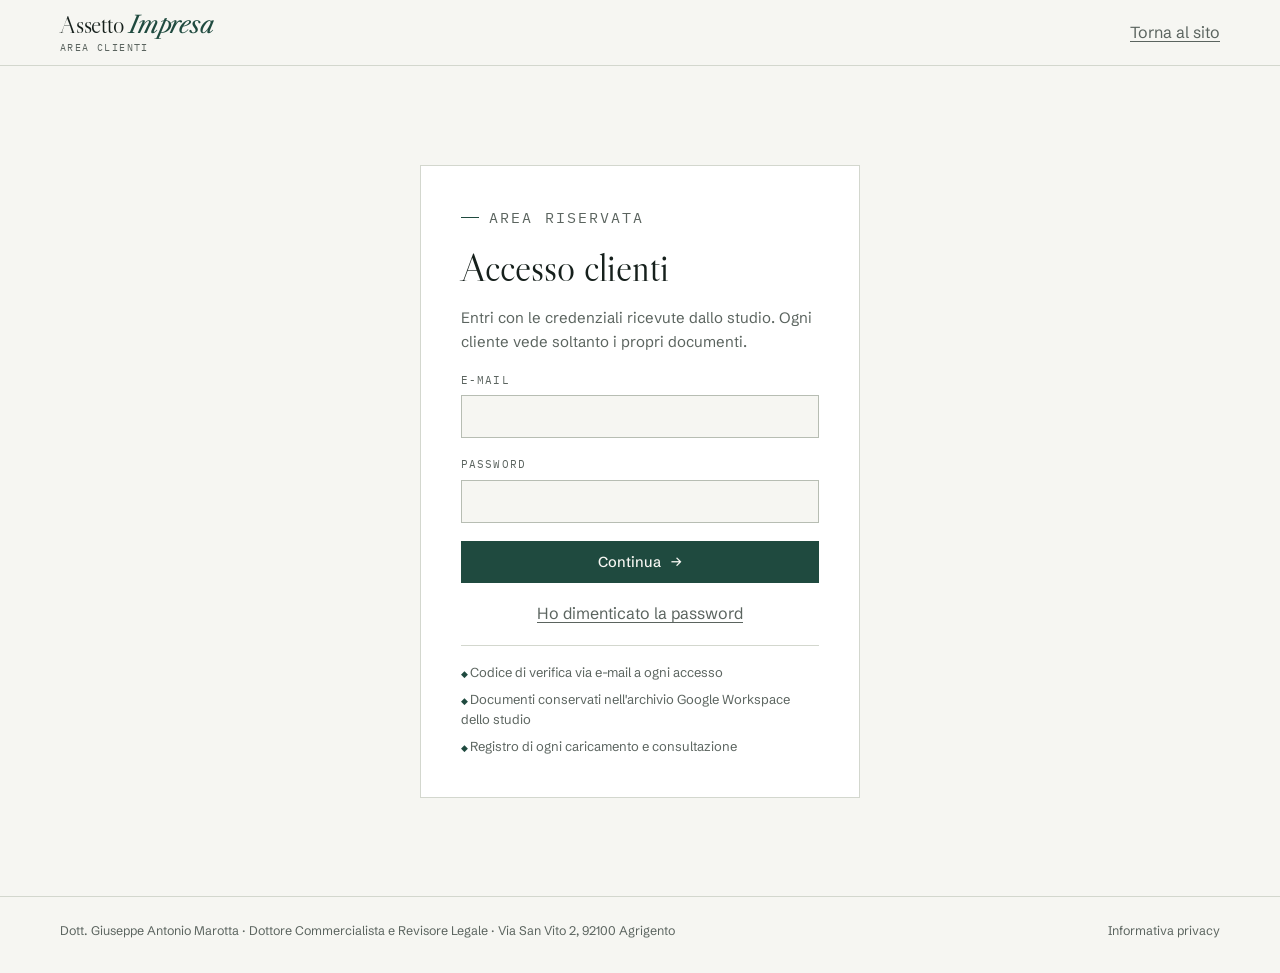
<file: index.html>
<!doctype html>
<html lang="it">
<head>
<meta charset="utf-8">
<meta name="viewport" content="width=device-width, initial-scale=1, viewport-fit=cover">
<meta name="robots" content="noindex">
<title>Accesso clienti · Assetto Impresa</title>
<link rel="preconnect" href="https://fonts.googleapis.com">
<link rel="preconnect" href="https://fonts.gstatic.com" crossorigin>
<link rel="stylesheet" href="https://fonts.googleapis.com/css2?family=Libre+Caslon+Display&family=Libre+Caslon+Text:ital@0;1&family=Schibsted+Grotesk:wght@400;500;600&family=IBM+Plex+Mono:wght@400;500&display=swap">
<link rel="stylesheet" href="css/area.css">
</head>
<body>
<header class="testata">
  <div class="wrap">
    <a class="marchio" id="link-sito" href="#"><b>Assetto <i>Impresa</i></b><small>Area clienti</small></a>
    <a class="link-testo" id="link-sito-2" href="#">Torna al sito</a>
  </div>
</header>

<main class="wrap accesso">
  <!-- 1. credenziali -->
  <form class="scheda" id="f-credenziali" novalidate>
    <p class="eyebrow">Area riservata</p>
    <h1>Accesso clienti</h1>
    <p>Entri con le credenziali ricevute dallo studio. Ogni cliente vede soltanto i propri documenti.</p>
    <div class="messaggio-errore" id="e-credenziali" hidden></div>
    <label class="campo" for="email">E-mail<input id="email" type="email" autocomplete="username" required></label>
    <label class="campo" for="password">Password<input id="password" type="password" autocomplete="current-password" required></label>
    <button class="btn pieno" type="submit">Continua <span>→</span></button>
    <button class="link-testo" type="button" id="vai-recupero">Ho dimenticato la password</button>
    <div class="righe-sicurezza">
      <span>Codice di verifica via e-mail a ogni accesso</span>
      <span>Documenti conservati nell'archivio Google Workspace dello studio</span>
      <span>Registro di ogni caricamento e consultazione</span>
    </div>
  </form>

  <!-- 2. codice -->
  <form class="scheda" id="f-codice" novalidate hidden>
    <p class="eyebrow">Verifica</p>
    <h1>Codice di verifica</h1>
    <p>Abbiamo inviato un codice di 6 cifre a <b id="email-mascherata"></b>. Vale 10 minuti.</p>
    <div class="messaggio-errore" id="e-codice" hidden></div>
    <label class="campo" for="codice">Codice<input id="codice" class="codice-otp" inputmode="numeric" autocomplete="one-time-code" maxlength="7" required></label>
    <button class="btn pieno" type="submit">Accedi <span>→</span></button>
    <button class="link-testo" type="button" data-torna>Torna indietro</button>
  </form>

  <!-- 3. nuova password obbligatoria -->
  <form class="scheda" id="f-nuova" novalidate hidden>
    <p class="eyebrow">Primo accesso</p>
    <h1>Scelga la sua password</h1>
    <p>La password temporanea va sostituita con una personale: almeno 10 caratteri, con lettere e numeri.</p>
    <div class="messaggio-errore" id="e-nuova" hidden></div>
    <label class="campo" for="n-attuale">Password temporanea<input id="n-attuale" type="password" autocomplete="current-password" required></label>
    <label class="campo" for="n-nuova">Nuova password<input id="n-nuova" type="password" autocomplete="new-password" minlength="10" required></label>
    <label class="campo" for="n-conferma">Ripeta la nuova password<input id="n-conferma" type="password" autocomplete="new-password" required></label>
    <button class="btn pieno" type="submit">Salva ed entra <span>→</span></button>
  </form>

  <!-- 4. recupero -->
  <form class="scheda" id="f-recupero" novalidate hidden>
    <p class="eyebrow">Password dimenticata</p>
    <h1>Reimposti la password</h1>
    <p>Inserisca l'e-mail con cui accede: le invieremo un codice per scegliere una nuova password.</p>
    <div class="messaggio-errore" id="e-recupero" hidden></div>
    <div class="messaggio-info" id="i-recupero" hidden></div>
    <label class="campo" for="r-email">E-mail<input id="r-email" type="email" autocomplete="username" required></label>
    <div id="r-passo2" hidden style="display:grid;gap:18px">
      <label class="campo" for="r-codice">Codice ricevuto<input id="r-codice" class="codice-otp" inputmode="numeric" autocomplete="one-time-code" maxlength="7"></label>
      <label class="campo" for="r-nuova">Nuova password<input id="r-nuova" type="password" autocomplete="new-password" minlength="10"></label>
      <label class="campo" for="r-conferma">Ripeta la nuova password<input id="r-conferma" type="password" autocomplete="new-password"></label>
    </div>
    <button class="btn pieno" type="submit" id="r-invia">Invia il codice <span>→</span></button>
    <button class="link-testo" type="button" data-torna>Torna all'accesso</button>
  </form>
</main>

<footer class="piede"><div class="wrap"><span>Dott. Giuseppe Antonio Marotta · Dottore Commercialista e Revisore Legale · Via San Vito 2, 92100 Agrigento</span><span>Informativa privacy</span></div></footer>

<script src="js/config.js"></script>
<script src="js/comune.js"></script>
<script>
(function () {
  const $ = s => document.querySelector(s);
  const forme = ['#f-credenziali', '#f-codice', '#f-nuova', '#f-recupero'];
  let sfida = null, sfidaRecupero = null, passwordInserita = '';
  ['#link-sito', '#link-sito-2'].forEach(s => $(s).href = CONFIG.SITO_URL);

  if (AI.sessione.leggi('ai_cliente')) { location.replace('area.html'); return; }

  function mostra(id) { forme.forEach(f => $(f).hidden = f !== id); const p = $(id).querySelector('input'); if (p) p.focus(); }
  function errore(id, testo) { const el = $(id); el.textContent = testo || ''; el.hidden = !testo; }
  document.querySelectorAll('[data-torna]').forEach(b => b.addEventListener('click', () => { errore('#e-credenziali'); mostra('#f-credenziali'); }));
  $('#vai-recupero').addEventListener('click', () => { $('#r-email').value = $('#email').value; mostra('#f-recupero'); });

  $('#f-credenziali').addEventListener('submit', async e => {
    e.preventDefault(); errore('#e-credenziali');
    const email = $('#email').value.trim(), password = $('#password').value;
    if (!email || !password) return errore('#e-credenziali', 'Inserisca e-mail e password.');
    const btn = e.submitter || e.target.querySelector('[type=submit]'); AI.attesa(btn, true, 'Verifica in corso…');
    const r = await AI.api('accedi', { email, password });
    AI.attesa(btn, false);
    if (!r.ok) return errore('#e-credenziali', r.errore);
    sfida = r.sfida; passwordInserita = password;
    $('#email-mascherata').textContent = r.email; $('#codice').value = '';
    mostra('#f-codice');
  });

  $('#f-codice').addEventListener('submit', async e => {
    e.preventDefault(); errore('#e-codice');
    const codice = $('#codice').value.replace(/\D/g, '');
    if (codice.length !== 6) return errore('#e-codice', 'Il codice ha 6 cifre.');
    const btn = e.target.querySelector('[type=submit]'); AI.attesa(btn, true, 'Verifica in corso…');
    const r = await AI.api('verificaCodice', { sfida, codice });
    AI.attesa(btn, false);
    if (!r.ok) {
      if (r.codice === 'CODICE_SCADUTO') { mostra('#f-credenziali'); return errore('#e-credenziali', r.errore); }
      return errore('#e-codice', r.errore);
    }
    AI.sessione.scrivi('ai_cliente', { token: r.token, profilo: r.profilo });
    if (r.cambioPassword) { $('#n-attuale').value = passwordInserita; mostra('#f-nuova'); return; }
    location.replace('area.html');
  });

  $('#f-nuova').addEventListener('submit', async e => {
    e.preventDefault(); errore('#e-nuova');
    const nuova = $('#n-nuova').value;
    if (nuova !== $('#n-conferma').value) return errore('#e-nuova', 'Le due password non coincidono.');
    const s = AI.sessione.leggi('ai_cliente');
    const btn = e.target.querySelector('[type=submit]'); AI.attesa(btn, true, 'Salvataggio…');
    const r = await AI.api('cambiaPassword', { token: s && s.token, attuale: $('#n-attuale').value, nuova });
    AI.attesa(btn, false);
    if (!r.ok) return errore('#e-nuova', r.errore);
    location.replace('area.html');
  });

  $('#f-recupero').addEventListener('submit', async e => {
    e.preventDefault(); errore('#e-recupero');
    const btn = $('#r-invia');
    if (!sfidaRecupero) {
      const email = $('#r-email').value.trim();
      if (!email) return errore('#e-recupero', 'Inserisca la sua e-mail.');
      AI.attesa(btn, true, 'Invio…');
      const r = await AI.api('recuperaPassword', { email });
      AI.attesa(btn, false);
      if (!r.ok) return errore('#e-recupero', r.errore);
      sfidaRecupero = r.sfida;
      const i = $('#i-recupero'); i.textContent = r.messaggio; i.hidden = false;
      $('#r-passo2').hidden = false; $('#r-email').readOnly = true; btn.innerHTML = 'Salva la nuova password <span>→</span>';
      $('#r-codice').focus();
      return;
    }
    const nuova = $('#r-nuova').value;
    if (nuova !== $('#r-conferma').value) return errore('#e-recupero', 'Le due password non coincidono.');
    AI.attesa(btn, true, 'Salvataggio…');
    const r = await AI.api('reimpostaPassword', { sfida: sfidaRecupero, codice: $('#r-codice').value, nuova });
    AI.attesa(btn, false);
    if (!r.ok) {
      if (r.codice === 'CODICE_SCADUTO') { sfidaRecupero = null; $('#r-passo2').hidden = true; $('#r-email').readOnly = false; btn.innerHTML = 'Invia il codice <span>→</span>'; }
      return errore('#e-recupero', r.errore);
    }
    sfidaRecupero = null; $('#r-passo2').hidden = true; $('#i-recupero').hidden = true; $('#r-email').readOnly = false;
    btn.innerHTML = 'Invia il codice <span>→</span>';
    mostra('#f-credenziali'); $('#email').value = $('#r-email').value;
    AI.avviso('Password aggiornata. Ora può accedere.');
  });
})();
</script>
</body>
</html>
</file>
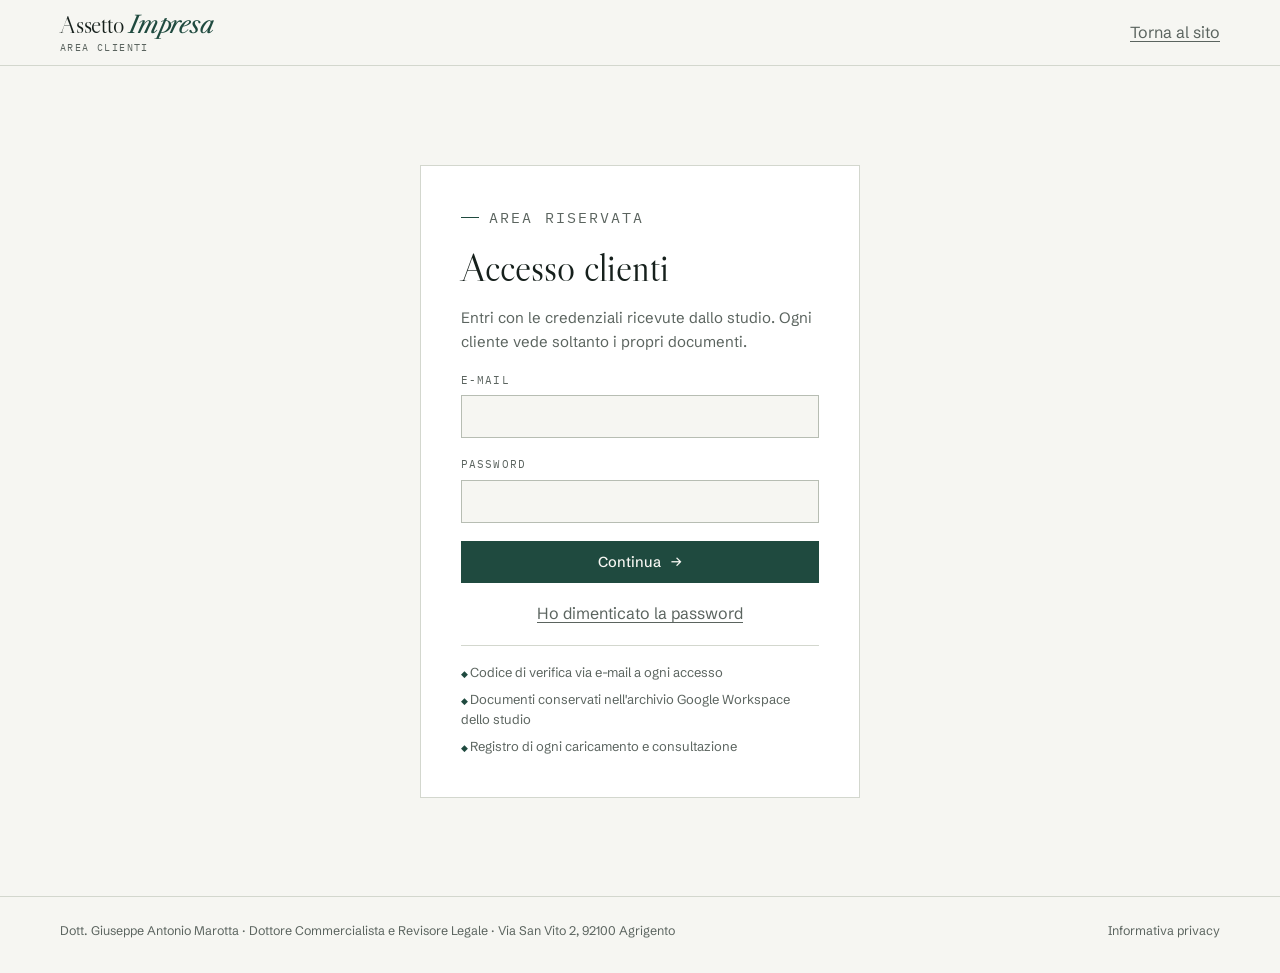
<file: area.html>
<!doctype html>
<html lang="it">
<head>
<meta charset="utf-8">
<meta name="viewport" content="width=device-width, initial-scale=1, viewport-fit=cover">
<meta name="robots" content="noindex">
<title>Area clienti · Assetto Impresa</title>
<link rel="preconnect" href="https://fonts.googleapis.com">
<link rel="preconnect" href="https://fonts.gstatic.com" crossorigin>
<link rel="stylesheet" href="https://fonts.googleapis.com/css2?family=Libre+Caslon+Display&family=Libre+Caslon+Text:ital@0;1&family=Schibsted+Grotesk:wght@400;500;600&family=IBM+Plex+Mono:wght@400;500&display=swap">
<link rel="stylesheet" href="css/area.css">
</head>
<body>
<header class="testata">
  <div class="wrap">
    <a class="marchio" id="link-sito" href="#"><b>Assetto <i>Impresa</i></b><small>Area clienti</small></a>
    <div class="utente">
      <span class="sigla" id="u-sigla">·</span>
      <div class="testo"><b id="u-nome"></b><small id="u-referente"></small></div>
      <button class="link-testo" type="button" id="esci">Esci</button>
    </div>
  </div>
</header>

<div class="wrap">
  <nav class="schede" role="tablist" aria-label="Sezioni">
    <button role="tab" aria-selected="true" data-scheda="bacheca">Bacheca</button>
    <button role="tab" aria-selected="false" data-scheda="carica">Carica documenti</button>
    <button role="tab" aria-selected="false" data-scheda="studio">Dallo studio <span class="conta" id="conta-nuovi" hidden></span></button>
    <button role="tab" aria-selected="false" data-scheda="profilo">Profilo</button>
  </nav>
</div>

<main class="wrap corpo">
  <!-- BACHECA -->
  <section data-pannello="bacheca">
    <div class="titolo">
      <div><p class="eyebrow" id="oggi"></p><h1 id="saluto">Buongiorno</h1></div>
      <p>Qui trova i documenti che lo studio le chiede e le prossime scadenze.</p>
    </div>
    <div class="riepilogo">
      <div><b id="n-richieste">–</b><span>documenti richiesti dallo studio</span></div>
      <div><b id="n-nuovi">–</b><span>nuovi documenti dallo studio</span></div>
      <div><b id="prossima">–</b><span id="prossima-testo">prossima scadenza</span></div>
    </div>
    <div class="griglia">
      <div class="pannello">
        <header><h2>Documenti richiesti</h2><span>da caricare</span></header>
        <ul class="elenco" id="richieste"><li class="vuoto">Caricamento…</li></ul>
      </div>
      <div class="pannello">
        <header><h2>Le sue scadenze</h2><span>prossimi 4 mesi</span></header>
        <ul class="elenco" id="scadenze"><li class="vuoto">Caricamento…</li></ul>
      </div>
    </div>
  </section>

  <!-- CARICA -->
  <section data-pannello="carica" hidden>
    <div class="titolo">
      <div><p class="eyebrow">Carica documenti</p><h1>Invii allo studio</h1></div>
      <p>Ogni file viene rinominato con periodo, categoria e dettaglio, così lo studio lo trova subito.</p>
    </div>
    <div class="griglia">
      <div class="pannello">
        <form class="dentro" id="f-carica" novalidate>
          <div class="richiesta-legata" id="legata" hidden><span>Per la richiesta: <b id="legata-titolo"></b></span><button class="link-testo" type="button" id="slega">Rimuovi</button></div>
          <label class="campo" for="cat">Categoria<select id="cat"></select></label>
          <div class="campi">
            <label class="campo" for="mese">Periodo di riferimento<input id="mese" type="month" required></label>
            <label class="campo" for="dett">Dettaglio<input id="dett" maxlength="60" placeholder="Es. banca e ultime cifre del conto"><span class="aiuto">Banca, ente, fornitore: compare nel nome del file.</span></label>
          </div>
          <div class="zona" id="zona" tabindex="0" role="button" aria-label="Scegli o trascina i file">
            <b>Trascini qui i file</b>
            <span id="zona-testo">oppure faccia clic per sceglierli</span>
            <input type="file" id="file" multiple hidden>
          </div>
          <div class="coda" id="coda"></div>
          <label class="campo" for="nota">Nota per lo studio<textarea id="nota" maxlength="500" placeholder="Facoltativa. Es. manca la pagina 3, la carico domani."></textarea></label>
          <div><button class="btn pieno" type="submit" id="invia">Invia allo studio <span>→</span></button></div>
        </form>
      </div>
      <div class="pannello">
        <header><h2>Caricati di recente</h2><span id="n-caricati"></span></header>
        <ul class="elenco" id="caricati"><li class="vuoto">Caricamento…</li></ul>
      </div>
    </div>
  </section>

  <!-- DALLO STUDIO -->
  <section data-pannello="studio" hidden>
    <div class="titolo">
      <div><p class="eyebrow">Dallo studio</p><h1>Documenti per lei</h1></div>
      <p>F24, dichiarazioni, bilanci, cedolini e comunicazioni predisposti dallo studio.</p>
    </div>
    <div class="pannello"><ul class="elenco" id="documenti"><li class="vuoto">Caricamento…</li></ul></div>
  </section>

  <!-- PROFILO -->
  <section data-pannello="profilo" hidden>
    <div class="titolo"><div><p class="eyebrow">Profilo</p><h1>I suoi dati di accesso</h1></div></div>
    <div class="griglia pari">
      <div class="pannello">
        <header><h2>Account</h2></header>
        <ul class="elenco">
          <li><div><small>Cliente</small><b id="p-nome"></b></div></li>
          <li><div><small>E-mail di accesso</small><b id="p-email"></b></div></li>
          <li><div><small>Referente nello studio</small><b id="p-referente"></b></div></li>
        </ul>
      </div>
      <div class="pannello">
        <header><h2>Cambia password</h2></header>
        <form class="dentro" id="f-password" novalidate>
          <label class="campo" for="pw-attuale">Password attuale<input id="pw-attuale" type="password" autocomplete="current-password"></label>
          <label class="campo" for="pw-nuova">Nuova password<input id="pw-nuova" type="password" autocomplete="new-password"><span class="aiuto">Almeno 10 caratteri, con lettere e numeri.</span></label>
          <label class="campo" for="pw-conferma">Ripeta la nuova password<input id="pw-conferma" type="password" autocomplete="new-password"></label>
          <div><button class="btn" type="submit">Aggiorna la password</button></div>
        </form>
      </div>
    </div>
  </section>
</main>

<footer class="piede"><div class="wrap"><span>Per assistenza scriva allo studio: tel. +39 0922 872592 · PEC dott.gmarotta@pec.it</span><span>Informativa privacy</span></div></footer>

<script src="js/config.js"></script>
<script src="js/comune.js"></script>
<script>
(function () {
  const $ = s => document.querySelector(s);
  const $$ = s => [...document.querySelectorAll(s)];
  $('#link-sito').href = CONFIG.SITO_URL;

  const s = AI.sessione.leggi('ai_cliente');
  if (!s || !s.token) { location.replace('index.html'); return; }
  let dati = null, coda = [], richiestaLegata = null;

  async function chiama(azione, extra) {
    const r = await AI.api(azione, Object.assign({ token: s.token }, extra || {}));
    if (!r.ok && r.codice === 'SESSIONE') { AI.sessione.cancella('ai_cliente'); location.replace('index.html'); }
    return r;
  }

  /* intestazione */
  function intestazione(p) {
    $('#u-nome').textContent = p.ragione_sociale; $('#u-sigla').textContent = AI.sigla(p.ragione_sociale);
    $('#u-referente').textContent = 'Referente: ' + p.referente;
    $('#p-nome').textContent = p.ragione_sociale; $('#p-email').textContent = p.email; $('#p-referente').textContent = p.referente;
    const ora = new Date().getHours();
    $('#saluto').textContent = (ora < 13 ? 'Buongiorno, ' : ora < 18 ? 'Buon pomeriggio, ' : 'Buonasera, ') + p.ragione_sociale;
    const oggi = new Date();
    $('#oggi').textContent = oggi.toLocaleDateString('it-IT', { weekday: 'long', day: 'numeric', month: 'long', year: 'numeric' });
  }
  intestazione(s.profilo);

  $('#esci').addEventListener('click', async () => { await AI.api('esci', { token: s.token }); AI.sessione.cancella('ai_cliente'); location.replace('index.html'); });

  /* schede */
  function apri(nome) {
    $$('.schede button').forEach(b => b.setAttribute('aria-selected', String(b.dataset.scheda === nome)));
    $$('[data-pannello]').forEach(p => p.hidden = p.dataset.pannello !== nome);
    if (nome === 'studio') caricaDocumenti();
    window.scrollTo(0, 0);
  }
  $$('.schede button').forEach(b => b.addEventListener('click', () => apri(b.dataset.scheda)));

  /* bacheca */
  async function aggiorna() {
    const r = await chiama('bacheca');
    if (!r.ok) { AI.avviso(r.errore, 'errore'); return; }
    dati = r; intestazione(r.profilo);
    // categorie
    const sel = $('#cat'); const scelta = sel.value;
    sel.innerHTML = Object.keys(r.categorie).map(k => '<option value="' + AI.esc(k) + '">' + AI.esc(r.categorie[k]) + '</option>').join('');
    if (scelta) sel.value = scelta;
    // contatori
    $('#n-richieste').textContent = r.richieste.filter(x => x.stato === 'aperta').length;
    $('#n-nuovi').textContent = r.nuoviDocumenti;
    const c = $('#conta-nuovi'); c.textContent = r.nuoviDocumenti; c.hidden = !r.nuoviDocumenti;
    if (r.scadenze.length) { $('#prossima').textContent = AI.dataBreve(r.scadenze[0].data); $('#prossima-testo').textContent = r.scadenze[0].titolo; }
    else { $('#prossima').textContent = '—'; $('#prossima-testo').textContent = 'nessuna scadenza nei prossimi mesi'; }
    disegnaRichieste(); disegnaScadenze(); disegnaCaricati();
  }

  function disegnaRichieste() {
    const ul = $('#richieste');
    if (!dati.richieste.length) { ul.innerHTML = '<li class="vuoto">Nessun documento richiesto in questo momento.</li>'; return; }
    ul.innerHTML = dati.richieste.map(q => {
      const g = q.scadenza ? AI.giorniA(q.scadenza) : null;
      const stato = q.stato === 'ricevuta' ? '<span class="stato ok">Ricevuto</span>'
        : '<span class="stato ' + (g !== null && g <= 3 ? 'urgente' : 'attesa') + '">' + (q.scadenza ? 'Entro ' + AI.dataBreve(q.scadenza) : 'Da caricare') + '</span>';
      const det = [q.descrizione, q.periodo ? 'Periodo: ' + AI.periodo(q.periodo) : ''].filter(Boolean).join(' · ');
      return '<li><div><b>' + AI.esc(q.titolo) + '</b><small>' + AI.esc(det) + '</small></div><div class="destra">' + stato +
        (q.stato === 'aperta' ? '<button class="btn-piccolo" type="button" data-richiesta="' + AI.esc(q.id) + '">Carica</button>' : '') + '</div></li>';
    }).join('');
    ul.querySelectorAll('[data-richiesta]').forEach(b => b.addEventListener('click', () => legaRichiesta(b.dataset.richiesta)));
  }

  function disegnaScadenze() {
    const ul = $('#scadenze');
    if (!dati.scadenze.length) { ul.innerHTML = '<li class="vuoto">Nessuna scadenza nei prossimi quattro mesi.</li>'; return; }
    ul.innerHTML = dati.scadenze.map(x => {
      const g = AI.giorniA(x.data);
      return '<li><div><b>' + AI.esc(x.titolo) + '</b><small>' + AI.esc(x.dettaglio || (x.generale ? 'Scadenza generale' : '')) + '</small></div>' +
        '<span class="stato ' + (g <= 7 ? 'urgente' : g <= 30 ? 'attesa' : 'ok') + '">' + AI.dataBreve(x.data) + '</span></li>';
    }).join('');
  }

  function disegnaCaricati() {
    const ul = $('#caricati');
    $('#n-caricati').textContent = dati.caricamenti.length ? dati.caricamenti.length + ' file' : '';
    if (!dati.caricamenti.length) { ul.innerHTML = '<li class="vuoto">Non ha ancora caricato documenti.</li>'; return; }
    const ora = Date.now();
    ul.innerHTML = dati.caricamenti.map(x => {
      const annullabile = x.stato === 'ricevuto' && ora - new Date(x.data).getTime() < 24 * 3600000;
      const etichetta = x.stato === 'registrato' ? '<span class="stato ok">Registrato</span>' : '<span class="stato attesa">Ricevuto</span>';
      return '<li><div><b>' + AI.esc((dati.categorie[x.categoria] || x.categoria) + ' · ' + AI.periodo(x.periodo)) + '</b><small>' + AI.esc(x.nome) +
        ' · ' + AI.dataOra(x.data) + '</small></div><div class="destra">' + etichetta +
        (annullabile ? '<button class="btn-piccolo tenue" type="button" data-annulla="' + AI.esc(x.id) + '">Annulla</button>' : '') + '</div></li>';
    }).join('');
    ul.querySelectorAll('[data-annulla]').forEach(b => b.addEventListener('click', () => conferma(
      'Annullare il caricamento?', 'Il file verrà tolto dall\'archivio dello studio.', 'Annulla il caricamento', async () => {
        const r = await chiama('annullaCaricamento', { id: b.dataset.annulla });
        if (!r.ok) return AI.avviso(r.errore, 'errore');
        AI.avviso('Caricamento annullato'); aggiorna();
      })));
  }

  function conferma(titolo, testo, etichetta, azione) {
    AI.dialogo('<h2>' + AI.esc(titolo) + '</h2><p>' + AI.esc(testo) + '</p><div class="azioni"><button class="btn" type="button" data-chiudi>Indietro</button>' +
      '<button class="btn pieno" type="button" id="ok-conferma">' + AI.esc(etichetta) + '</button></div>', (d, chiudi) => {
        d.querySelector('#ok-conferma').addEventListener('click', () => { chiudi(); azione(); });
      });
  }

  /* caricamento */
  const oggi = new Date(); const precedente = new Date(oggi.getFullYear(), oggi.getMonth() - 1, 1);
  $('#mese').value = precedente.getFullYear() + '-' + String(precedente.getMonth() + 1).padStart(2, '0');
  $('#zona-testo').textContent = 'oppure faccia clic per sceglierli · ' + CONFIG.ESTENSIONI.slice(0, 6).join(', ').toUpperCase() + '… · max ' + CONFIG.MAX_MB + ' MB';
  $('#file').accept = CONFIG.ESTENSIONI.map(x => '.' + x).join(',');

  function legaRichiesta(id) {
    const q = dati.richieste.find(x => x.id === id); if (!q) return;
    richiestaLegata = q;
    if (q.categoria) $('#cat').value = q.categoria;
    if (q.periodo) $('#mese').value = q.periodo;
    $('#legata-titolo').textContent = q.titolo; $('#legata').hidden = false;
    apri('carica'); $('#zona').focus();
  }
  $('#slega').addEventListener('click', () => { richiestaLegata = null; $('#legata').hidden = true; });

  function anteprimaNome(f, i) {
    const est = (f.name.split('.').pop() || '').toLowerCase();
    const dett = $('#dett').value.normalize('NFD').replace(/[̀-ͯ]/g, '').replace(/[^A-Za-z0-9]+/g, ' ').trim().split(' ').filter(Boolean).map(w => w[0].toUpperCase() + w.slice(1)).join('');
    return [$('#mese').value, $('#cat').value, dett].filter(Boolean).join('_') + '.' + est;
  }
  function disegnaCoda() {
    $('#coda').innerHTML = coda.map((f, i) => {
      const est = (f.name.split('.').pop() || '').toLowerCase();
      const problema = CONFIG.ESTENSIONI.indexOf(est) < 0 ? 'formato non ammesso' : f.size > CONFIG.MAX_MB * 1048576 ? 'supera ' + CONFIG.MAX_MB + ' MB' : '';
      return '<div class="voce"><div><small>' + AI.esc(f.name) + ' · ' + AI.dimensione(f.size) + '</small><br><code>' +
        (problema ? '' : '→ ' + AI.esc(anteprimaNome(f, i))) + '</code>' + (problema ? '<b style="color:var(--urgente)">' + problema + '</b>' : '') +
        '</div><button class="btn-piccolo tenue" type="button" data-togli="' + i + '">Togli</button></div>';
    }).join('');
    $('#coda').querySelectorAll('[data-togli]').forEach(b => b.addEventListener('click', () => { coda.splice(Number(b.dataset.togli), 1); disegnaCoda(); }));
  }
  ['#cat', '#mese', '#dett'].forEach(id => $(id).addEventListener('input', disegnaCoda));
  const zona = $('#zona'), input = $('#file');
  zona.addEventListener('click', () => input.click());
  zona.addEventListener('keydown', e => { if (e.key === 'Enter' || e.key === ' ') { e.preventDefault(); input.click(); } });
  input.addEventListener('change', () => { coda = coda.concat([...input.files]); input.value = ''; disegnaCoda(); });
  ['dragenter', 'dragover'].forEach(t => zona.addEventListener(t, e => { e.preventDefault(); zona.classList.add('sopra'); }));
  ['dragleave', 'drop'].forEach(t => zona.addEventListener(t, e => { e.preventDefault(); zona.classList.remove('sopra'); }));
  zona.addEventListener('drop', e => { coda = coda.concat([...e.dataTransfer.files]); disegnaCoda(); });

  $('#f-carica').addEventListener('submit', async e => {
    e.preventDefault();
    const validi = coda.filter(f => CONFIG.ESTENSIONI.indexOf((f.name.split('.').pop() || '').toLowerCase()) >= 0 && f.size <= CONFIG.MAX_MB * 1048576);
    if (!validi.length) return AI.avviso('Scelga almeno un file valido da inviare.', 'errore');
    if (!$('#mese').value) return AI.avviso('Indichi il periodo di riferimento.', 'errore');
    const btn = $('#invia'); let inviati = 0;
    for (let i = 0; i < validi.length; i++) {
      AI.attesa(btn, true, 'Invio ' + (i + 1) + ' di ' + validi.length + '…');
      try {
        const base64 = await AI.leggiBase64(validi[i]);
        const r = await chiama('carica', {
          categoria: $('#cat').value, periodo: $('#mese').value, dettaglio: $('#dett').value, nota: $('#nota').value,
          nomeFile: validi[i].name, base64: base64, richiestaId: richiestaLegata ? richiestaLegata.id : ''
        });
        if (!r.ok) { AI.avviso(validi[i].name + ': ' + r.errore, 'errore'); continue; }
        inviati++; coda.splice(coda.indexOf(validi[i]), 1);
      } catch (err) { AI.avviso(validi[i].name + ': ' + err.message, 'errore'); }
    }
    AI.attesa(btn, false); disegnaCoda();
    if (inviati) {
      AI.avviso(inviati === 1 ? 'Documento inviato allo studio' : inviati + ' documenti inviati allo studio');
      $('#nota').value = ''; richiestaLegata = null; $('#legata').hidden = true;
      aggiorna();
    }
  });

  /* documenti dallo studio */
  async function caricaDocumenti() {
    const ul = $('#documenti');
    const r = await chiama('documentiStudio');
    if (!r.ok) { ul.innerHTML = '<li class="vuoto">' + AI.esc(r.errore) + '</li>'; return; }
    if (!r.documenti.length) { ul.innerHTML = '<li class="vuoto">Lo studio non ha ancora pubblicato documenti per lei.</li>'; return; }
    ul.innerHTML = r.documenti.map(d => '<li><div><b>' + AI.esc(d.nome) + '</b><small>' +
      AI.esc([d.sezione, d.descrizione, AI.dataOra(d.data), AI.dimensione(d.dimensione)].filter(Boolean).join(' · ')) + '</small></div>' +
      '<div class="destra">' + (d.letto ? '' : '<span class="stato urgente">Nuovo</span>') +
      '<button class="btn-piccolo" type="button" data-scarica="' + AI.esc(d.id) + '">Scarica</button></div></li>').join('');
    ul.querySelectorAll('[data-scarica]').forEach(b => b.addEventListener('click', async () => {
      AI.attesa(b, true, '…');
      const x = await chiama('scaricaDocumento', { id: b.dataset.scarica });
      AI.attesa(b, false);
      if (!x.ok) return AI.avviso(x.errore, 'errore');
      AI.salvaFile(x.base64, x.nome, x.mime);
      const st = b.parentElement.querySelector('.stato'); if (st) st.remove();
      aggiorna();
    }));
  }

  /* profilo */
  $('#f-password').addEventListener('submit', async e => {
    e.preventDefault();
    if ($('#pw-nuova').value !== $('#pw-conferma').value) return AI.avviso('Le due password non coincidono.', 'errore');
    const btn = e.target.querySelector('[type=submit]'); AI.attesa(btn, true, 'Salvataggio…');
    const r = await chiama('cambiaPassword', { attuale: $('#pw-attuale').value, nuova: $('#pw-nuova').value });
    AI.attesa(btn, false);
    if (!r.ok) return AI.avviso(r.errore, 'errore');
    e.target.reset(); AI.avviso('Password aggiornata');
  });

  aggiorna();
})();
</script>
</body>
</html>
</file>
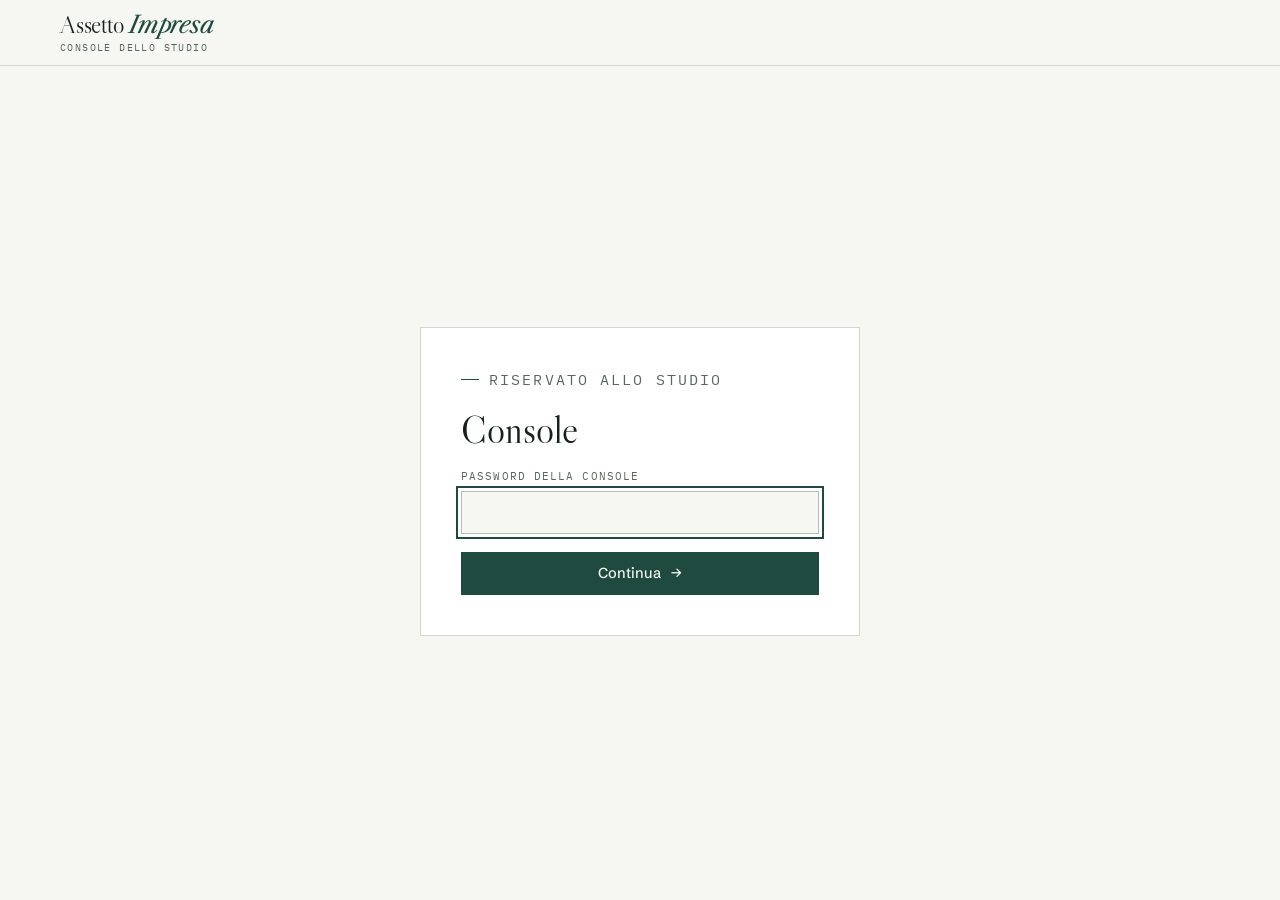
<file: studio.html>
<!doctype html>
<html lang="it">
<head>
<meta charset="utf-8">
<meta name="viewport" content="width=device-width, initial-scale=1, viewport-fit=cover">
<meta name="robots" content="noindex, nofollow">
<title>Console studio · Assetto Impresa</title>
<link rel="preconnect" href="https://fonts.googleapis.com">
<link rel="preconnect" href="https://fonts.gstatic.com" crossorigin>
<link rel="stylesheet" href="https://fonts.googleapis.com/css2?family=Libre+Caslon+Display&family=Libre+Caslon+Text:ital@0;1&family=Schibsted+Grotesk:wght@400;500;600&family=IBM+Plex+Mono:wght@400;500&display=swap">
<link rel="stylesheet" href="css/area.css">
</head>
<body>
<header class="testata">
  <div class="wrap">
    <a class="marchio" href="studio.html"><b>Assetto <i>Impresa</i></b><small>Console dello studio</small></a>
    <div class="utente" id="barra-utente" hidden>
      <button class="btn-piccolo tenue" type="button" id="aggiorna">Aggiorna</button>
      <button class="link-testo" type="button" id="esci">Esci</button>
    </div>
  </div>
</header>

<!-- ACCESSO -->
<main class="wrap accesso" id="accesso">
  <form class="scheda" id="f-pw" novalidate>
    <p class="eyebrow">Riservato allo studio</p>
    <h1>Console</h1>
    <div class="messaggio-errore" id="e-pw" hidden></div>
    <label class="campo" for="pw">Password della console<input id="pw" type="password" autocomplete="current-password"></label>
    <button class="btn pieno" type="submit">Continua <span>→</span></button>
  </form>
  <form class="scheda" id="f-otp" novalidate hidden>
    <p class="eyebrow">Verifica</p>
    <h1>Codice di verifica</h1>
    <p>Codice inviato a <b id="otp-email"></b>.</p>
    <div class="messaggio-errore" id="e-otp" hidden></div>
    <label class="campo" for="otp">Codice<input id="otp" class="codice-otp" inputmode="numeric" autocomplete="one-time-code" maxlength="7"></label>
    <button class="btn pieno" type="submit">Entra <span>→</span></button>
  </form>
</main>

<!-- CONSOLE -->
<div id="console" hidden>
  <div class="wrap">
    <nav class="schede" role="tablist" aria-label="Sezioni della console">
      <button role="tab" aria-selected="true" data-scheda="arrivi">Da registrare <span class="conta" id="c-arrivi" hidden></span></button>
      <button role="tab" aria-selected="false" data-scheda="clienti">Clienti</button>
      <button role="tab" aria-selected="false" data-scheda="richieste">Richieste</button>
      <button role="tab" aria-selected="false" data-scheda="scadenze">Scadenze</button>
      <button role="tab" aria-selected="false" data-scheda="registro">Registro</button>
      <button role="tab" aria-selected="false" data-scheda="impostazioni">Impostazioni</button>
    </nav>
  </div>
  <main class="wrap corpo">
    <div class="riepilogo quattro">
      <div><b id="k-clienti">–</b><span>clienti attivi</span></div>
      <div><b id="k-arrivi">–</b><span>documenti da registrare</span></div>
      <div><b id="k-richieste">–</b><span>richieste aperte</span></div>
      <div><b id="k-mai">–</b><span>clienti mai entrati</span></div>
    </div>

    <section data-pannello="arrivi">
      <div class="titolo"><div><p class="eyebrow">Arrivi</p><h1>Documenti caricati</h1></div>
        <div style="display:flex;gap:10px;flex-wrap:wrap;align-items:end">
          <label class="campo" for="filtro-cliente">Cliente<select id="filtro-cliente"><option value="">Tutti</option></select></label>
          <label class="campo" for="filtro-stato">Stato<select id="filtro-stato"><option value="ricevuto">Da registrare</option><option value="">Tutti</option><option value="registrato">Registrati</option></select></label>
        </div>
      </div>
      <div class="pannello">
        <header><h2 id="arrivi-titolo">Da registrare</h2><button class="btn-piccolo" type="button" id="segna-tutti">Segna i visibili come registrati</button></header>
        <div class="tabella-wrap"><table class="tabella"><thead><tr><th>Data</th><th>Cliente</th><th>Documento</th><th>Stato</th><th></th></tr></thead><tbody id="t-arrivi"></tbody></table></div>
      </div>
    </section>

    <section data-pannello="clienti" hidden>
      <div class="titolo"><div><p class="eyebrow">Clienti</p><h1>Accessi dei clienti</h1></div><button class="btn pieno" type="button" id="nuovo-cliente">Nuovo cliente <span>+</span></button></div>
      <div class="pannello"><div class="tabella-wrap"><table class="tabella"><thead><tr><th>Cliente</th><th>Ultimo accesso</th><th>Ultimo caricamento</th><th>Da reg.</th><th>Rich.</th><th></th></tr></thead><tbody id="t-clienti"></tbody></table></div></div>
    </section>

    <section data-pannello="richieste" hidden>
      <div class="titolo"><div><p class="eyebrow">Richieste</p><h1>Documenti richiesti ai clienti</h1></div><button class="btn pieno" type="button" id="nuova-richiesta">Nuova richiesta <span>+</span></button></div>
      <div class="pannello"><div class="tabella-wrap"><table class="tabella"><thead><tr><th>Entro</th><th>Cliente</th><th>Documento</th><th>Stato</th><th></th></tr></thead><tbody id="t-richieste"></tbody></table></div></div>
    </section>

    <section data-pannello="scadenze" hidden>
      <div class="titolo"><div><p class="eyebrow">Scadenze</p><h1>Scadenze mostrate ai clienti</h1></div><button class="btn pieno" type="button" id="nuova-scadenza">Nuova scadenza <span>+</span></button></div>
      <div class="pannello"><div class="tabella-wrap"><table class="tabella"><thead><tr><th>Data</th><th>Per</th><th>Scadenza</th><th></th></tr></thead><tbody id="t-scadenze"></tbody></table></div></div>
    </section>

    <section data-pannello="registro" hidden>
      <div class="titolo"><div><p class="eyebrow">Registro</p><h1>Accessi e operazioni</h1></div><p>Ultime 300 operazioni. Il registro completo è nel foglio dati.</p></div>
      <div class="pannello"><div class="tabella-wrap"><table class="tabella"><thead><tr><th>Data</th><th>Chi</th><th>Operazione</th><th>Esito</th></tr></thead><tbody id="t-registro"></tbody></table></div></div>
    </section>

    <section data-pannello="impostazioni" hidden>
      <div class="titolo"><div><p class="eyebrow">Impostazioni</p><h1>Password della console</h1></div></div>
      <div class="pannello" style="max-width:520px">
        <form class="dentro" id="f-cambio" novalidate>
          <label class="campo" for="c-attuale">Password attuale<input id="c-attuale" type="password" autocomplete="current-password"></label>
          <label class="campo" for="c-nuova">Nuova password<input id="c-nuova" type="password" autocomplete="new-password"><span class="aiuto">Almeno 14 caratteri, con lettere e numeri.</span></label>
          <label class="campo" for="c-conferma">Ripeta la nuova password<input id="c-conferma" type="password" autocomplete="new-password"></label>
          <div><button class="btn" type="submit">Aggiorna</button></div>
        </form>
      </div>
    </section>
  </main>
</div>

<script src="js/config.js"></script>
<script src="js/comune.js"></script>
<script src="js/studio.js"></script>
</body>
</html>
</file>
<file: css/area.css>
/* Assetto Impresa — Area clienti. Stesse variabili del sito pubblico. */
:root{
  --carta:#F6F6F2; --latte:#ECEDE6; --foglio:#FFFFFF; --inchiostro:#16201C; --grigio:#5B645F;
  --linea:#D3D7CE; --linea-2:#B7BDB3; --verde:#1F4A3F; --verde-tenue:#E1EAE5; --su-verde:#F6F6F2;
  --ok:#2C6A4E; --attesa:#94650F; --urgente:#A23A2C;
  --ok-fondo:#E2EEE6; --attesa-fondo:#F4ECDA; --urgente-fondo:#F5E3DF;
  --display:'Libre Caslon Display','Libre Caslon Text',Georgia,'Times New Roman',serif;
  --serif:'Libre Caslon Text',Georgia,'Times New Roman',serif;
  --body:'Schibsted Grotesk','Helvetica Neue',Arial,sans-serif;
  --mono:'IBM Plex Mono','SF Mono',Menlo,Consolas,monospace;
  --max:1240px; --ease:cubic-bezier(.16,1,.3,1);
  color-scheme:light;
}
@media (prefers-color-scheme: dark){
  :root{
    --carta:#0F1412; --latte:#161D1A; --foglio:#1B2320; --inchiostro:#E8EBE5; --grigio:#9DA69F;
    --linea:#2B3430; --linea-2:#3B4641; --verde:#93C4B1; --verde-tenue:#1E2E28; --su-verde:#0F1412;
    --ok:#7CC49D; --attesa:#DDAE52; --urgente:#E6826F;
    --ok-fondo:#18291F; --attesa-fondo:#2B2414; --urgente-fondo:#2E1B17;
    color-scheme:dark;
  }
}
*{box-sizing:border-box}
html,body{margin:0}
body{background:var(--carta);color:var(--inchiostro);font-family:var(--body);font-size:16px;line-height:1.6;-webkit-font-smoothing:antialiased;min-height:100vh}
[hidden]{display:none!important}
a{color:inherit}
:focus-visible{outline:2px solid var(--verde);outline-offset:3px}
h1,h2,h3{font-weight:400;text-wrap:balance;margin:0}
p{margin:0}
.wrap{max-width:var(--max);margin:0 auto;padding-left:max(16px,env(safe-area-inset-left,0px));padding-right:max(16px,env(safe-area-inset-right,0px))}
@media (min-width:720px){.wrap{padding-left:max(40px,env(safe-area-inset-left,0px));padding-right:max(40px,env(safe-area-inset-right,0px))}}

.eyebrow{font-family:var(--mono);font-size:11.5px;letter-spacing:.14em;text-transform:uppercase;color:var(--grigio);display:flex;align-items:center;gap:10px}
.eyebrow::before{content:"";width:18px;height:1px;background:var(--verde)}

.btn{display:inline-flex;align-items:center;justify-content:center;gap:10px;font:500 14.5px/1 var(--body);padding:13px 18px;border:1px solid var(--inchiostro);background:transparent;color:var(--inchiostro);text-decoration:none;cursor:pointer;transition:background .2s,color .2s}
.btn:hover{background:var(--inchiostro);color:var(--carta)}
.btn.pieno{background:var(--verde);border-color:var(--verde);color:var(--su-verde)}
.btn.pieno:hover{background:var(--inchiostro);border-color:var(--inchiostro);color:var(--carta)}
.btn[disabled]{opacity:.55;cursor:wait}
.btn-piccolo{font:500 13px var(--body);border:1px solid var(--inchiostro);background:transparent;color:var(--inchiostro);padding:7px 12px;cursor:pointer;white-space:nowrap}
.btn-piccolo{text-decoration:none;display:inline-block}
.btn-piccolo:hover{background:var(--inchiostro);color:var(--carta)}
.btn-piccolo.tenue{border-color:var(--linea-2);color:var(--grigio)}
.link-testo{background:none;border:0;padding:0;font:inherit;color:var(--grigio);text-decoration:underline;text-underline-offset:3px;cursor:pointer}

/* testata */
.testata{position:sticky;top:0;z-index:20;background:var(--carta);border-bottom:1px solid var(--linea)}
.testata .wrap{display:flex;align-items:center;justify-content:space-between;gap:16px;padding-block:12px}
.marchio{display:flex;flex-direction:column;text-decoration:none;line-height:1.1}
.marchio b{font-family:var(--display);font-weight:400;font-size:24px;letter-spacing:-.01em}
.marchio b i{font-family:var(--serif);font-style:italic;color:var(--verde)}
.marchio small{font-family:var(--mono);font-size:10px;letter-spacing:.14em;text-transform:uppercase;color:var(--grigio);margin-top:4px}
.utente{display:flex;align-items:center;gap:12px;font-size:14px;min-width:0}
.utente .sigla{flex:none;width:34px;height:34px;display:grid;place-items:center;background:var(--verde);color:var(--su-verde);font-family:var(--mono);font-size:12px}
.utente b{display:block;font-weight:500;white-space:nowrap;overflow:hidden;text-overflow:ellipsis;max-width:34vw}
.utente small{display:block;color:var(--grigio);font-size:12px}
@media (max-width:560px){.utente .testo{display:none}}

/* moduli */
label.campo{display:grid;gap:6px;font-family:var(--mono);font-size:11px;letter-spacing:.1em;text-transform:uppercase;color:var(--grigio)}
.campo input,.campo select,.campo textarea{font:400 15.5px var(--body);color:var(--inchiostro);background:var(--carta);border:1px solid var(--linea-2);padding:11px 12px;border-radius:0;width:100%;letter-spacing:normal;text-transform:none}
.campo textarea{min-height:90px;resize:vertical}
.campo .aiuto{font-family:var(--body);font-size:12.5px;letter-spacing:normal;text-transform:none;color:var(--grigio)}
.campi{display:grid;grid-template-columns:repeat(2,minmax(0,1fr));gap:16px}
@media (max-width:560px){.campi{grid-template-columns:1fr}}
.spunta{display:flex;gap:10px;align-items:flex-start;font-size:14px;color:var(--grigio)}
.spunta input{margin-top:4px}
.codice-otp{font-family:var(--mono)!important;font-size:26px!important;letter-spacing:.4em;text-align:center}

/* accesso */
.accesso{min-height:calc(100vh - 70px);display:grid;place-items:center;padding-block:48px}
.scheda{width:100%;max-width:440px;background:var(--foglio);border:1px solid var(--linea);padding:clamp(24px,4vw,40px);display:grid;gap:18px}
.scheda h1{font-family:var(--display);font-size:38px;line-height:1.05}
.scheda p{color:var(--grigio);font-size:15px}
.scheda .righe-sicurezza{display:grid;gap:6px;border-top:1px solid var(--linea);padding-top:16px;font-size:13px;color:var(--grigio)}
.scheda .righe-sicurezza span::before{content:"◆ ";color:var(--verde);font-size:9px}
.messaggio-errore{font-size:14px;color:var(--urgente);background:var(--urgente-fondo);padding:10px 12px}
.messaggio-info{font-size:14px;color:var(--inchiostro);background:var(--verde-tenue);padding:10px 12px}

/* schede di navigazione */
.schede{display:flex;gap:4px;border-bottom:1px solid var(--linea);overflow-x:auto;scrollbar-width:none}
.schede button{font:500 14.5px var(--body);color:var(--grigio);background:none;border:0;border-bottom:2px solid transparent;padding:14px 14px 12px;cursor:pointer;white-space:nowrap}
.schede button[aria-selected="true"]{color:var(--inchiostro);border-bottom-color:var(--verde)}
.conta{font-family:var(--mono);font-size:11px;background:var(--urgente-fondo);color:var(--urgente);padding:1px 6px;margin-left:6px}
.corpo{padding-block:32px 72px}
.titolo{display:flex;flex-wrap:wrap;justify-content:space-between;align-items:end;gap:12px 24px;margin-bottom:26px}
.titolo h1{font-family:var(--display);font-size:clamp(30px,4vw,44px);line-height:1.05}
.titolo p{color:var(--grigio);max-width:60ch}

/* pannelli ed elenchi */
.griglia{display:grid;grid-template-columns:minmax(0,1.5fr) minmax(0,1fr);gap:24px;align-items:start}
.griglia.pari{grid-template-columns:minmax(0,1fr) minmax(0,1fr)}
@media (max-width:900px){.griglia,.griglia.pari{grid-template-columns:1fr}}
.pannello{background:var(--foglio);border:1px solid var(--linea);min-width:0}
.pannello > header{display:flex;flex-wrap:wrap;justify-content:space-between;align-items:baseline;gap:8px 12px;padding:16px 20px;border-bottom:1px solid var(--linea)}
.pannello > header h2{font-family:var(--serif);font-size:19px}
.pannello > header span{font-family:var(--mono);font-size:11.5px;color:var(--grigio)}
.pannello .dentro{padding:20px;display:grid;gap:16px}
.elenco{list-style:none;margin:0;padding:0}
.elenco li{display:grid;grid-template-columns:minmax(0,1fr) auto;gap:8px 16px;align-items:center;padding:14px 20px;border-bottom:1px solid var(--linea)}
.elenco li:last-child{border-bottom:0}
.elenco b{font-weight:500;display:block;overflow-wrap:anywhere}
.elenco small{display:block;color:var(--grigio);font-size:13px;margin-top:2px;overflow-wrap:anywhere}
.elenco .destra{display:flex;align-items:center;gap:8px;flex-wrap:wrap;justify-content:flex-end}
.vuoto{padding:22px 20px;color:var(--grigio);font-size:14.5px}
.stato{font-family:var(--mono);font-size:11px;letter-spacing:.06em;text-transform:uppercase;padding:4px 8px;white-space:nowrap}
.stato.ok{color:var(--ok);background:var(--ok-fondo)}
.stato.attesa{color:var(--attesa);background:var(--attesa-fondo)}
.stato.urgente{color:var(--urgente);background:var(--urgente-fondo)}
.stato.neutro{color:var(--grigio);background:var(--latte)}

.riepilogo{display:grid;grid-template-columns:repeat(3,minmax(0,1fr));border:1px solid var(--linea);background:var(--foglio);margin-bottom:24px}
.riepilogo.quattro{grid-template-columns:repeat(4,minmax(0,1fr))}
@media (max-width:760px){.riepilogo,.riepilogo.quattro{grid-template-columns:repeat(2,minmax(0,1fr))}}
.riepilogo div{padding:16px 20px;display:grid;gap:4px;border-left:1px solid var(--linea)}
.riepilogo div:first-child{border-left:0}
@media (max-width:760px){.riepilogo div{border-left:0;border-top:1px solid var(--linea)}.riepilogo div:nth-child(-n+2){border-top:0}.riepilogo div:nth-child(even){border-left:1px solid var(--linea)}}
.riepilogo b{font-family:var(--display);font-weight:400;font-size:34px;line-height:1;font-variant-numeric:tabular-nums}
.riepilogo span{font-size:13.5px;color:var(--grigio)}

/* caricamento */
.zona{border:1.5px dashed var(--linea-2);background:var(--carta);padding:28px 20px;text-align:center;display:grid;gap:6px;place-items:center;cursor:pointer;transition:border-color .2s,background .2s}
.zona.sopra{border-color:var(--verde);background:var(--verde-tenue)}
.zona b{font-family:var(--serif);font-weight:400;font-size:20px}
.zona span{font-size:13.5px;color:var(--grigio)}
.coda{display:grid;gap:8px}
.coda .voce{display:grid;grid-template-columns:minmax(0,1fr) auto;gap:6px 12px;align-items:center;font-size:13.5px;padding:10px 12px;background:var(--verde-tenue)}
.coda .voce code{font-family:var(--mono);font-size:12px;color:var(--verde);overflow-wrap:anywhere}
.coda .voce small{color:var(--grigio)}
.richiesta-legata{font-size:14px;padding:10px 12px;border-left:2px solid var(--verde);background:var(--latte);display:flex;justify-content:space-between;gap:12px;align-items:center}

/* tabelle (console) */
.tabella-wrap{overflow-x:auto}
table.tabella{width:100%;border-collapse:collapse;font-size:14px}
.tabella th{font-family:var(--mono);font-size:10.5px;letter-spacing:.1em;text-transform:uppercase;color:var(--grigio);font-weight:400;text-align:left;padding:10px 14px;border-bottom:1px solid var(--linea);white-space:nowrap}
.tabella td{padding:12px 14px;border-bottom:1px solid var(--linea);vertical-align:top}
.tabella td.num{font-variant-numeric:tabular-nums;text-align:right;font-family:var(--mono);font-size:13px}
.tabella tr:last-child td{border-bottom:0}
.tabella small{display:block;color:var(--grigio);font-size:12.5px}

/* finestra di dialogo */
.velo{position:fixed;inset:0;background:rgba(10,14,12,.45);display:grid;place-items:center;padding:16px;z-index:50}
.dialogo{width:100%;max-width:520px;max-height:calc(100vh - 32px);overflow:auto;background:var(--foglio);border:1px solid var(--linea);padding:24px;display:grid;gap:16px}
.dialogo h2{font-family:var(--serif);font-size:22px}
.dialogo .azioni{display:flex;flex-wrap:wrap;gap:10px;justify-content:flex-end}
.segreto{font-family:var(--mono);font-size:18px;padding:12px;background:var(--attesa-fondo);color:var(--inchiostro);user-select:all;text-align:center;letter-spacing:.05em}

/* avviso a comparsa */
.avviso{position:fixed;left:50%;bottom:calc(24px + env(safe-area-inset-bottom,0px));transform:translateX(-50%) translateY(20px);opacity:0;background:var(--inchiostro);color:var(--carta);padding:12px 18px;font-size:14px;z-index:60;transition:opacity .25s,transform .25s var(--ease);max-width:calc(100% - 32px);pointer-events:none}
.avviso.vis{opacity:1;transform:translateX(-50%) translateY(0)}
.avviso.errore{background:var(--urgente);color:#fff}

.piede{border-top:1px solid var(--linea);padding-block:24px 32px;font-size:12.5px;color:var(--grigio)}
.piede .wrap{display:flex;flex-wrap:wrap;justify-content:space-between;gap:8px 24px}
</file>
